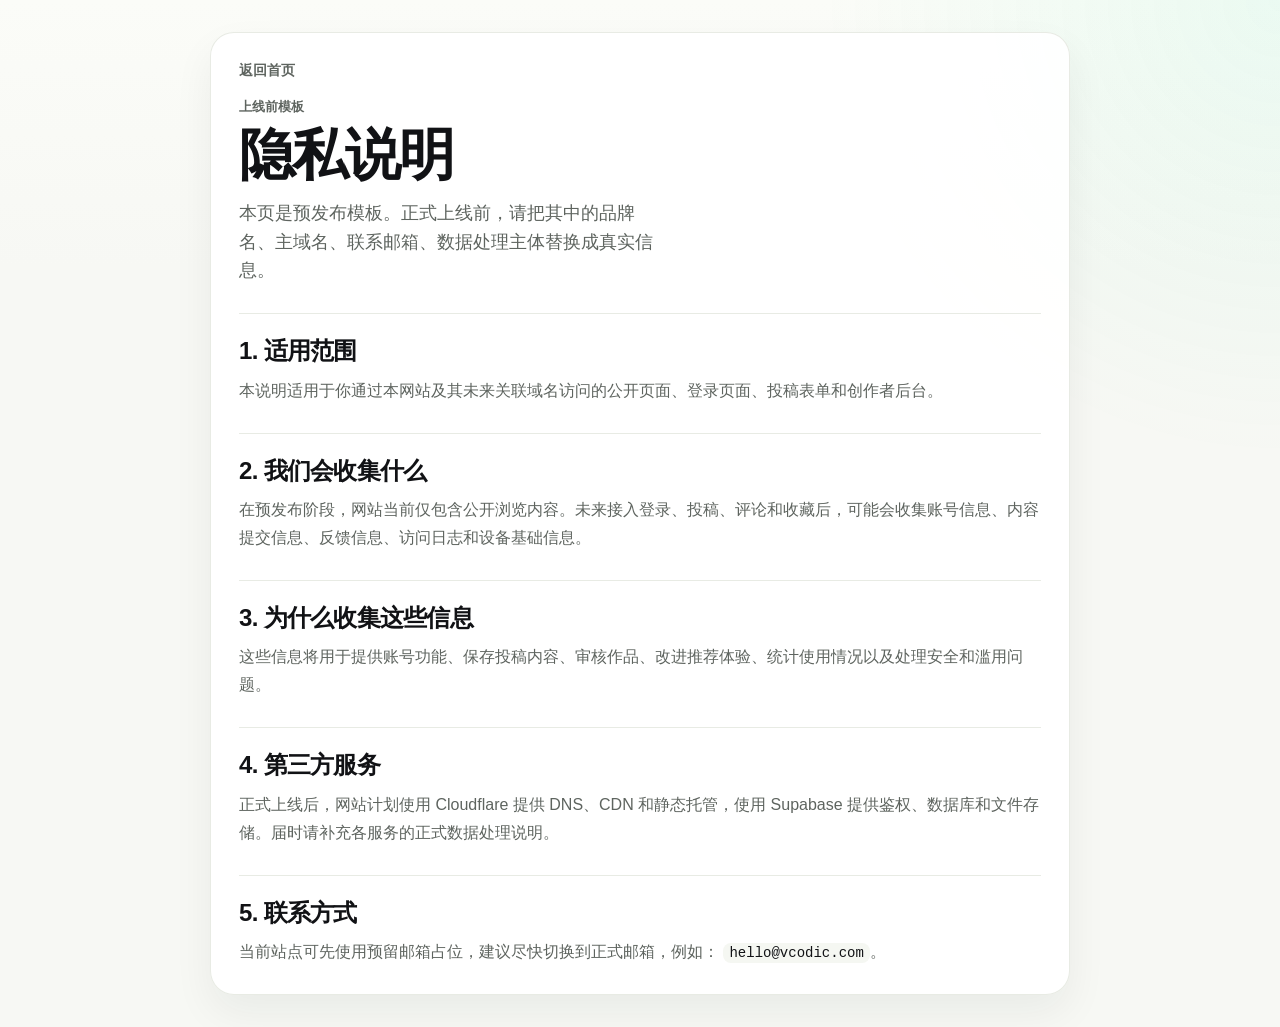
<file: privacy.html>
<!DOCTYPE html>
<html lang="zh-CN">
  <head>
    <meta charset="UTF-8" />
    <meta name="viewport" content="width=device-width, initial-scale=1.0" />
    <title>隐私说明 - VCodic</title>
    <meta
      name="description"
      content="VCodic 预发布版隐私说明。当前公开站点域名为 vcodic.com。"
    />
    <link rel="icon" href="./favicon.svg" type="image/svg+xml" />
    <link rel="manifest" href="./site.webmanifest" />
    <link rel="stylesheet" href="./styles.css" />
  </head>
  <body>
    <main class="policy-shell">
      <article class="policy-card">
        <a class="policy-back" href="./index.html">返回首页</a>
        <p class="policy-kicker">上线前模板</p>
        <h1>隐私说明</h1>
        <p class="policy-lead">
          本页是预发布模板。正式上线前，请把其中的品牌名、主域名、联系邮箱、数据处理主体替换成真实信息。
        </p>

        <section class="policy-section">
          <h2>1. 适用范围</h2>
          <p>
            本说明适用于你通过本网站及其未来关联域名访问的公开页面、登录页面、投稿表单和创作者后台。
          </p>
        </section>

        <section class="policy-section">
          <h2>2. 我们会收集什么</h2>
          <p>
            在预发布阶段，网站当前仅包含公开浏览内容。未来接入登录、投稿、评论和收藏后，可能会收集账号信息、内容提交信息、反馈信息、访问日志和设备基础信息。
          </p>
        </section>

        <section class="policy-section">
          <h2>3. 为什么收集这些信息</h2>
          <p>
            这些信息将用于提供账号功能、保存投稿内容、审核作品、改进推荐体验、统计使用情况以及处理安全和滥用问题。
          </p>
        </section>

        <section class="policy-section">
          <h2>4. 第三方服务</h2>
          <p>
            正式上线后，网站计划使用 Cloudflare 提供 DNS、CDN 和静态托管，使用 Supabase 提供鉴权、数据库和文件存储。届时请补充各服务的正式数据处理说明。
          </p>
        </section>

        <section class="policy-section">
          <h2>5. 联系方式</h2>
          <p>
            当前站点可先使用预留邮箱占位，建议尽快切换到正式邮箱，例如：
            <code>hello@vcodic.com</code>。
          </p>
        </section>
      </article>
    </main>
  </body>
</html>
</file>
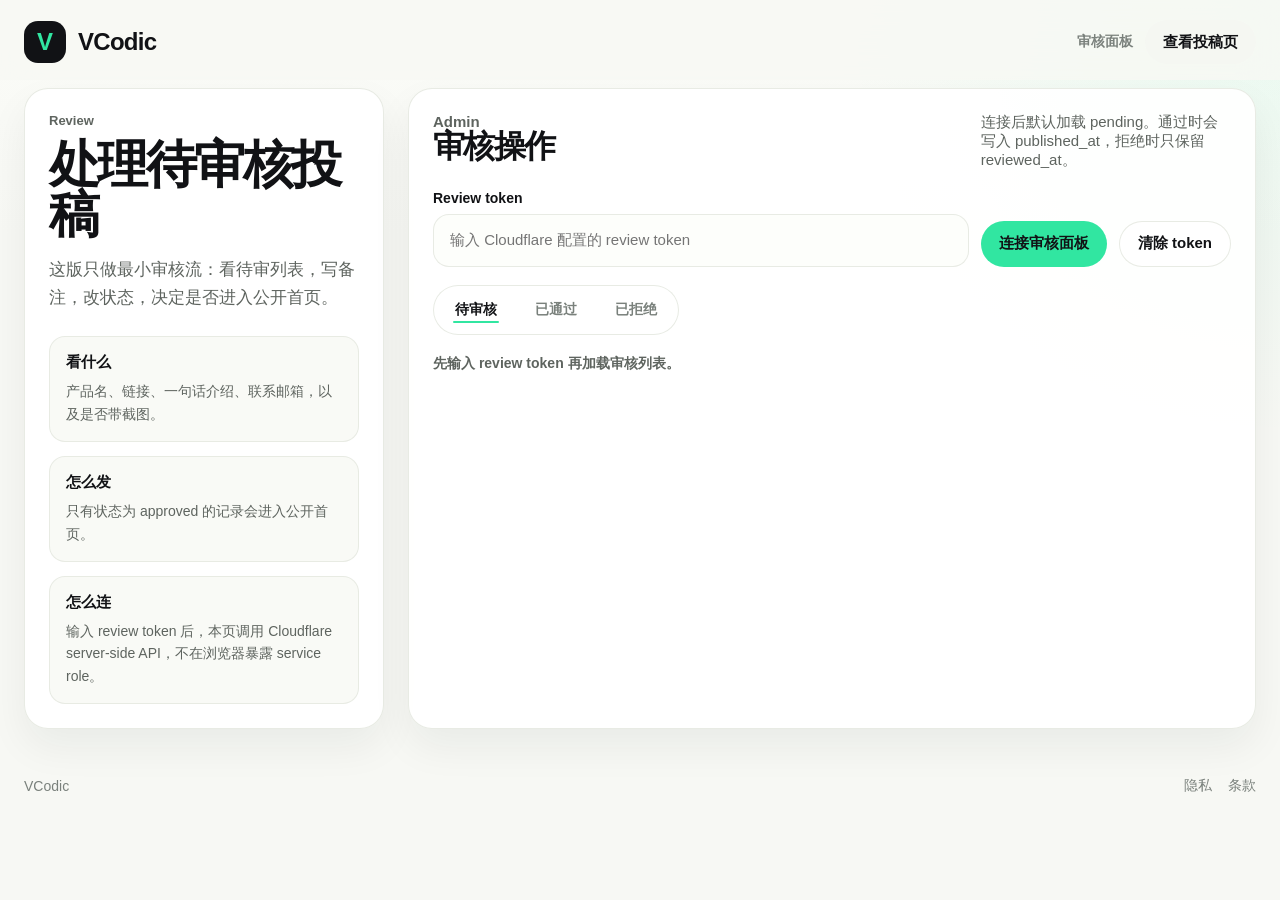
<file: review.html>
<!DOCTYPE html>
<html lang="zh-CN">
  <head>
    <meta charset="UTF-8" />
    <meta name="viewport" content="width=device-width, initial-scale=1.0" />
    <title>VCodic | 审核面板</title>
    <meta
      name="description"
      content="VCodic 最小审核面板，用于处理待审核 AI 产品投稿。"
    />
    <meta name="robots" content="noindex,nofollow" />
    <link rel="icon" href="./favicon.svg" type="image/svg+xml" />
    <link rel="manifest" href="./site.webmanifest" />
    <link rel="stylesheet" href="./styles.css" />
  </head>
  <body>
    <div class="page">
      <header class="topbar submit-topbar">
        <a class="brand brand-link" href="./index.html" aria-label="返回 VCodic 首页">
          <div class="brand-mark">V</div>
          <div class="brand-name">VCodic</div>
        </a>

        <div class="submit-topbar-meta">
          <span class="submit-topbar-label">审核面板</span>
          <a class="action-link action-link-subtle" href="./submit.html">查看投稿页</a>
        </div>
      </header>

      <main class="submit-shell review-shell">
        <section class="submit-panel submit-intro review-intro">
          <p class="hero-eyebrow">Review</p>
          <h1>处理待审核投稿</h1>
          <p class="submit-lead">
            这版只做最小审核流：看待审列表，写备注，改状态，决定是否进入公开首页。
          </p>

          <div class="submit-checklist" aria-label="审核须知">
            <article class="submit-checklist-item">
              <strong>看什么</strong>
              <p>产品名、链接、一句话介绍、联系邮箱，以及是否带截图。</p>
            </article>
            <article class="submit-checklist-item">
              <strong>怎么发</strong>
              <p>只有状态为 approved 的记录会进入公开首页。</p>
            </article>
            <article class="submit-checklist-item">
              <strong>怎么连</strong>
              <p>输入 review token 后，本页调用 Cloudflare server-side API，不在浏览器暴露 service role。</p>
            </article>
          </div>
        </section>

        <section class="submit-panel submit-form-panel review-panel">
          <div class="section-head section-head-submit">
            <div>
              <p class="hero-eyebrow">Admin</p>
              <h2>审核操作</h2>
            </div>
            <p class="submit-aside">
              连接后默认加载 pending。通过时会写入 published_at，拒绝时只保留 reviewed_at。
            </p>
          </div>

          <form id="review-auth-form" class="review-auth-form">
            <label class="form-field review-token-field">
              <span>Review token</span>
              <input
                id="review-token"
                name="review_token"
                type="password"
                autocomplete="off"
                placeholder="输入 Cloudflare 配置的 review token"
              />
            </label>
            <button class="action action-mint" type="submit">连接审核面板</button>
            <button id="review-disconnect" class="action action-ghost" type="button">清除 token</button>
          </form>

          <div id="review-status" class="submit-notice" hidden></div>

          <div class="hero-tabs review-tabs" aria-label="审核筛选">
            <button class="sort-pill active" data-review-status="pending">待审核</button>
            <button class="sort-pill" data-review-status="approved">已通过</button>
            <button class="sort-pill" data-review-status="rejected">已拒绝</button>
          </div>

          <div id="review-summary" class="review-summary">尚未连接审核接口。</div>
          <div id="review-list" class="review-list"></div>
        </section>
      </main>

      <footer class="site-footer">
        <p>VCodic</p>
        <nav class="footer-links" aria-label="页脚链接">
          <a href="./privacy.html">隐私</a>
          <a href="./terms.html">条款</a>
        </nav>
      </footer>
    </div>

    <script src="./review-panel.js"></script>
  </body>
</html>
</file>
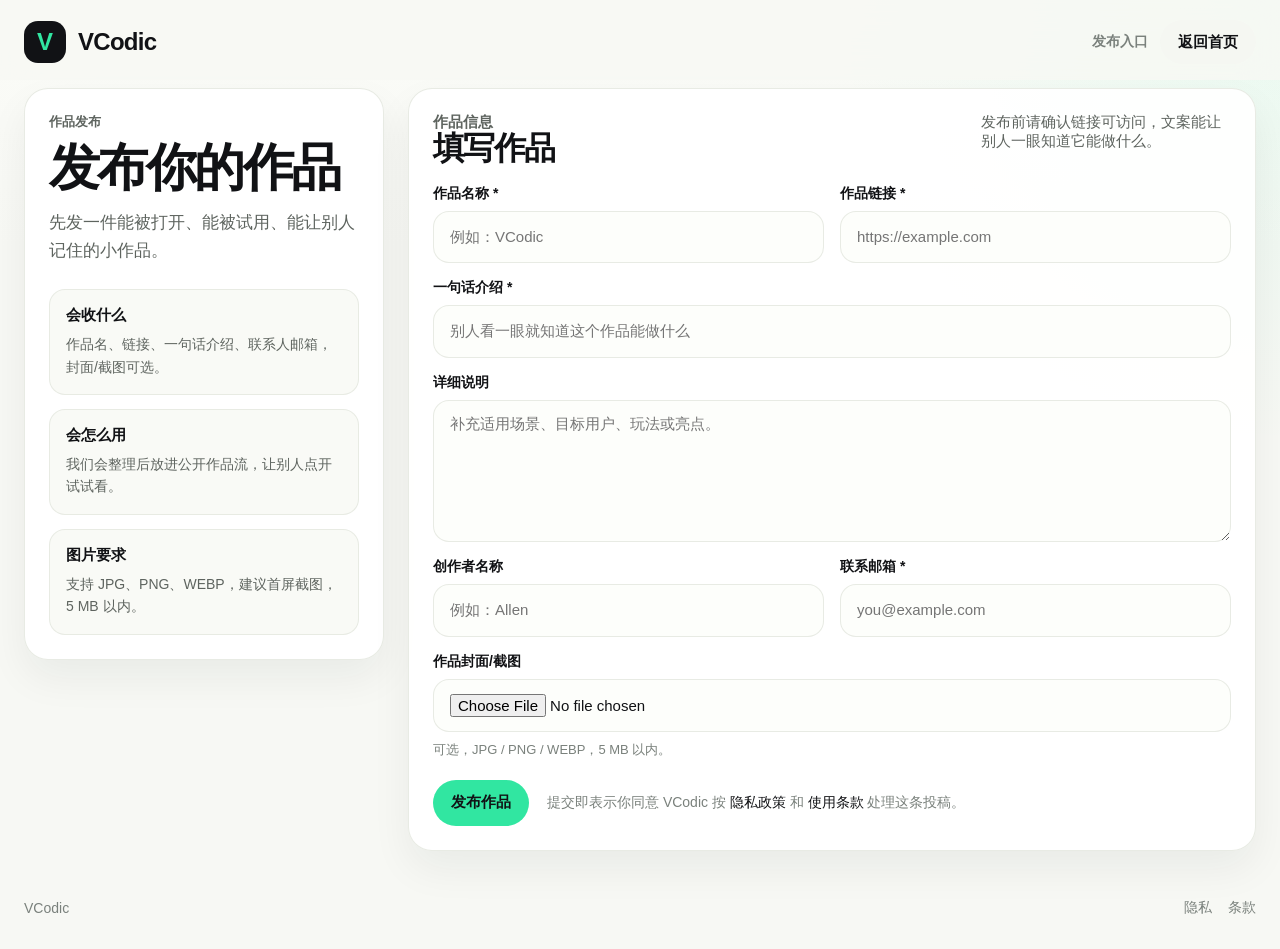
<file: submit.html>
<!DOCTYPE html>
<html lang="zh-CN">
  <head>
    <meta charset="UTF-8" />
    <meta name="viewport" content="width=device-width, initial-scale=1.0" />
    <title>VCodic | 发布作品</title>
    <meta
      name="description"
      content="向 VCodic 发布你用 AI 做出来的小作品，补充一句话介绍、链接和可选封面。"
    />
    <link rel="canonical" href="https://vcodic.com/submit" />
    <meta property="og:title" content="VCodic | 发布作品" />
    <meta
      property="og:description"
      content="把你用 AI 做出来的小作品发布到 VCodic，让别人点开试试看。"
    />
    <meta property="og:type" content="website" />
    <meta property="og:url" content="https://vcodic.com/submit" />
    <meta property="og:image" content="/social-card.svg" />
    <meta name="theme-color" content="#31e6a1" />
    <link rel="icon" href="./favicon.svg" type="image/svg+xml" />
    <link rel="manifest" href="./site.webmanifest" />
    <link rel="stylesheet" href="./styles.css" />
  </head>
  <body>
    <div class="page">
      <header class="topbar submit-topbar">
        <a class="brand brand-link" href="./index.html" aria-label="返回 VCodic 首页">
          <div class="brand-mark">V</div>
          <div class="brand-name">VCodic</div>
        </a>

        <div class="submit-topbar-meta">
          <span class="submit-topbar-label">发布入口</span>
          <a class="action-link action-link-subtle" href="./index.html">返回首页</a>
        </div>
      </header>

      <main class="submit-shell">
        <section class="submit-panel submit-intro">
          <p class="hero-eyebrow">作品发布</p>
          <h1>发布你的作品</h1>
          <p class="submit-lead">
            先发一件能被打开、能被试用、能让别人记住的小作品。
          </p>

          <div class="submit-checklist" aria-label="投稿须知">
            <article class="submit-checklist-item">
              <strong>会收什么</strong>
              <p>作品名、链接、一句话介绍、联系人邮箱，封面/截图可选。</p>
            </article>
            <article class="submit-checklist-item">
              <strong>会怎么用</strong>
              <p>我们会整理后放进公开作品流，让别人点开试试看。</p>
            </article>
            <article class="submit-checklist-item">
              <strong>图片要求</strong>
              <p>支持 JPG、PNG、WEBP，建议首屏截图，5 MB 以内。</p>
            </article>
          </div>
        </section>

        <section class="submit-panel submit-form-panel">
          <div class="section-head section-head-submit">
            <div>
              <p class="hero-eyebrow">作品信息</p>
              <h2>填写作品</h2>
            </div>
            <p class="submit-aside">
              发布前请确认链接可访问，文案能让别人一眼知道它能做什么。
            </p>
          </div>

          <div id="submit-config-notice" class="submit-notice submit-notice-warning" hidden></div>
          <div id="submit-status" class="submit-notice" hidden></div>

          <form id="submission-form" class="submission-form" novalidate>
            <div class="form-grid">
              <label class="form-field">
                <span>作品名称 *</span>
                <input
                  id="product-name"
                  name="product_name"
                  type="text"
                  maxlength="80"
                  placeholder="例如：VCodic"
                  required
                />
              </label>

              <label class="form-field">
                <span>作品链接 *</span>
                <input
                  id="product-url"
                  name="product_url"
                  type="url"
                  maxlength="200"
                  inputmode="url"
                  placeholder="https://example.com"
                  required
                />
              </label>

              <label class="form-field form-field-wide">
                <span>一句话介绍 *</span>
                <input
                  id="tagline"
                  name="tagline"
                  type="text"
                  maxlength="120"
                  placeholder="别人看一眼就知道这个作品能做什么"
                  required
                />
              </label>

              <label class="form-field form-field-wide">
                <span>详细说明</span>
                <textarea
                  id="description"
                  name="description"
                  rows="5"
                  maxlength="1200"
                  placeholder="补充适用场景、目标用户、玩法或亮点。"
                ></textarea>
              </label>

              <label class="form-field">
                <span>创作者名称</span>
                <input
                  id="creator-name"
                  name="creator_name"
                  type="text"
                  maxlength="40"
                  placeholder="例如：Allen"
                />
              </label>

              <label class="form-field">
                <span>联系邮箱 *</span>
                <input
                  id="contact-email"
                  name="contact_email"
                  type="email"
                  maxlength="120"
                  inputmode="email"
                  placeholder="you@example.com"
                  required
                />
              </label>

              <label class="form-field form-field-wide">
                <span>作品封面/截图</span>
                <input
                  id="screenshot"
                  name="screenshot"
                  type="file"
                  accept="image/jpeg,image/png,image/webp"
                />
                <small>可选，JPG / PNG / WEBP，5 MB 以内。</small>
              </label>
            </div>

            <div class="submit-actions">
              <button id="submit-button" class="action action-mint" type="submit">
                发布作品
              </button>
              <p class="submit-legal">
                提交即表示你同意 VCodic 按
                <a href="./privacy.html">隐私政策</a>
                和
                <a href="./terms.html">使用条款</a>
                处理这条投稿。
              </p>
            </div>
          </form>

          <section id="submit-success" class="submit-success" hidden aria-live="polite">
            <p class="hero-eyebrow">已发布</p>
            <h2>你的作品已收到</h2>
            <p>
              这条记录已经写入 VCodic。整理后会进入公开作品流。
            </p>
            <div class="not-found-actions">
              <a class="action-link" href="./submit.html">继续发布</a>
              <a class="action-link action-link-subtle" href="./index.html">返回首页</a>
            </div>
          </section>
        </section>
      </main>

      <footer class="site-footer">
        <p>VCodic</p>
        <nav class="footer-links" aria-label="页脚链接">
          <a href="./privacy.html">隐私</a>
          <a href="./terms.html">条款</a>
        </nav>
      </footer>
    </div>

    <script src="./site-config.js"></script>
    <script src="./submit.js"></script>
  </body>
</html>
</file>
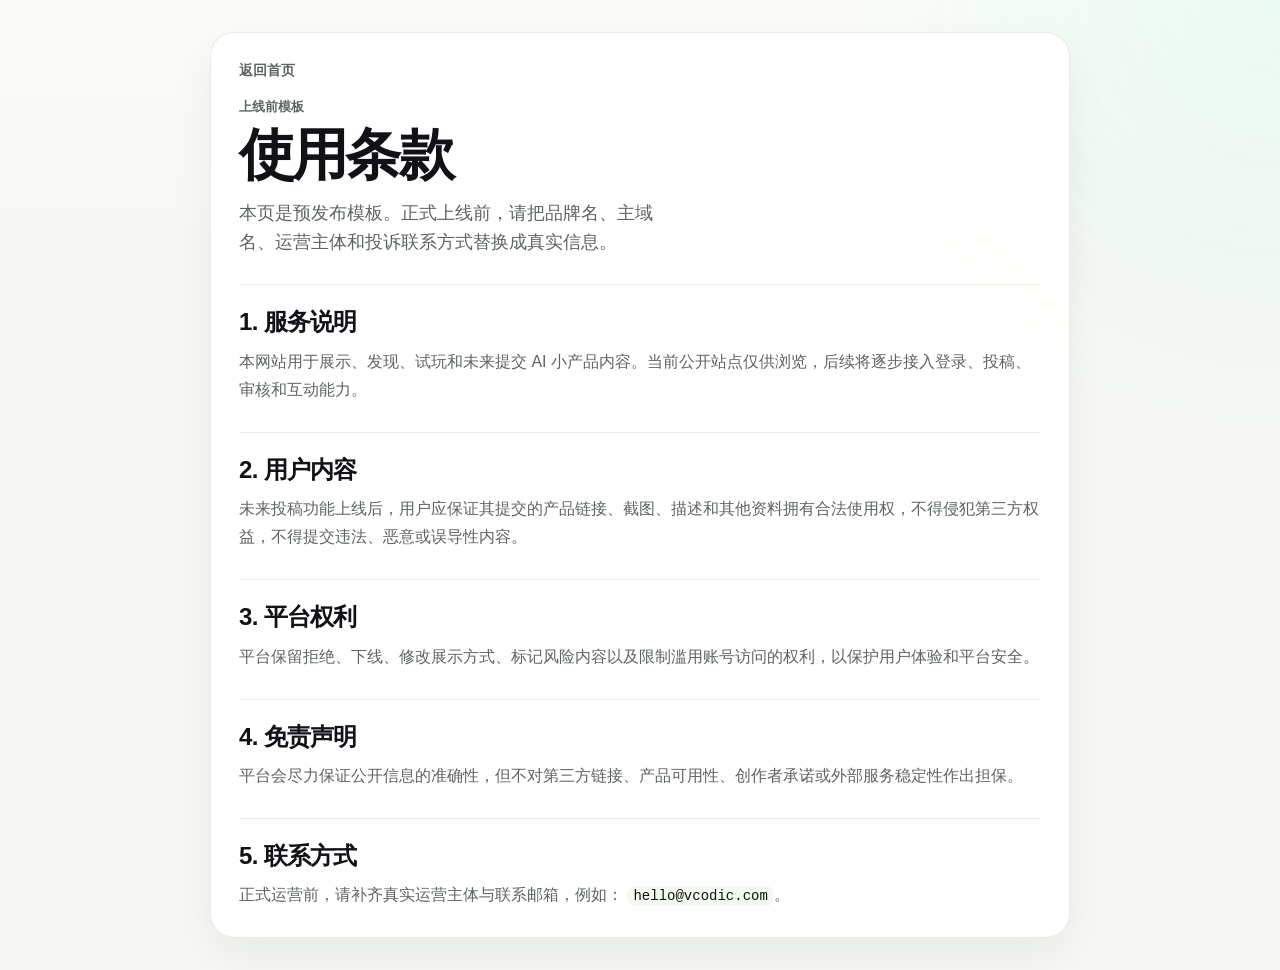
<file: terms.html>
<!DOCTYPE html>
<html lang="zh-CN">
  <head>
    <meta charset="UTF-8" />
    <meta name="viewport" content="width=device-width, initial-scale=1.0" />
    <title>使用条款 - VCodic</title>
    <meta
      name="description"
      content="VCodic 预发布版使用条款。当前公开站点域名为 vcodic.com。"
    />
    <link rel="icon" href="./favicon.svg" type="image/svg+xml" />
    <link rel="manifest" href="./site.webmanifest" />
    <link rel="stylesheet" href="./styles.css" />
  </head>
  <body>
    <main class="policy-shell">
      <article class="policy-card">
        <a class="policy-back" href="./index.html">返回首页</a>
        <p class="policy-kicker">上线前模板</p>
        <h1>使用条款</h1>
        <p class="policy-lead">
          本页是预发布模板。正式上线前，请把品牌名、主域名、运营主体和投诉联系方式替换成真实信息。
        </p>

        <section class="policy-section">
          <h2>1. 服务说明</h2>
          <p>
            本网站用于展示、发现、试玩和未来提交 AI 小产品内容。当前公开站点仅供浏览，后续将逐步接入登录、投稿、审核和互动能力。
          </p>
        </section>

        <section class="policy-section">
          <h2>2. 用户内容</h2>
          <p>
            未来投稿功能上线后，用户应保证其提交的产品链接、截图、描述和其他资料拥有合法使用权，不得侵犯第三方权益，不得提交违法、恶意或误导性内容。
          </p>
        </section>

        <section class="policy-section">
          <h2>3. 平台权利</h2>
          <p>
            平台保留拒绝、下线、修改展示方式、标记风险内容以及限制滥用账号访问的权利，以保护用户体验和平台安全。
          </p>
        </section>

        <section class="policy-section">
          <h2>4. 免责声明</h2>
          <p>
            平台会尽力保证公开信息的准确性，但不对第三方链接、产品可用性、创作者承诺或外部服务稳定性作出担保。
          </p>
        </section>

        <section class="policy-section">
          <h2>5. 联系方式</h2>
          <p>
            正式运营前，请补齐真实运营主体与联系邮箱，例如：
            <code>hello@vcodic.com</code>。
          </p>
        </section>
      </article>
    </main>
  </body>
</html>
</file>
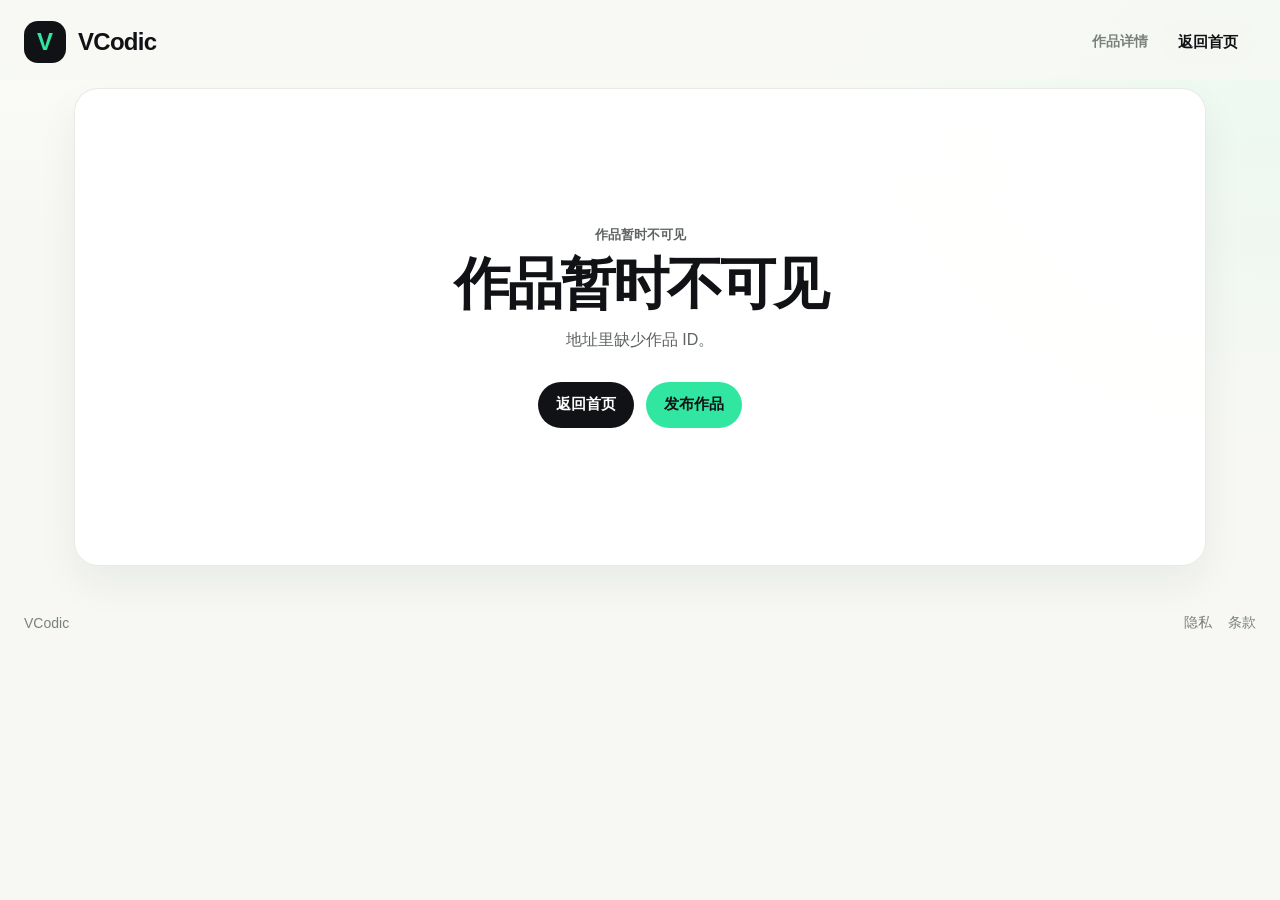
<file: work.html>
<!DOCTYPE html>
<html lang="zh-CN">
  <head>
    <meta charset="UTF-8" />
    <meta name="viewport" content="width=device-width, initial-scale=1.0" />
    <title>VCodic | 作品详情</title>
    <meta
      name="description"
      content="查看 VCodic 上的 vibe coding 小作品，打开链接直接试试看。"
    />
    <link rel="canonical" href="https://vcodic.com/work.html" />
    <meta property="og:title" content="VCodic | 作品详情" />
    <meta
      property="og:description"
      content="发现大家用 AI 做出来的小作品，打开就能试试看。"
    />
    <meta property="og:type" content="website" />
    <meta property="og:url" content="https://vcodic.com/work.html" />
    <meta property="og:image" content="/social-card.svg" />
    <meta name="twitter:card" content="summary_large_image" />
    <meta name="theme-color" content="#31e6a1" />
    <link rel="icon" href="./favicon.svg" type="image/svg+xml" />
    <link rel="manifest" href="./site.webmanifest" />
    <link rel="stylesheet" href="./styles.css" />
  </head>
  <body>
    <div class="page">
      <header class="topbar submit-topbar">
        <a class="brand brand-link" href="./index.html" aria-label="返回 VCodic 首页">
          <div class="brand-mark">V</div>
          <div class="brand-name">VCodic</div>
        </a>

        <div class="submit-topbar-meta">
          <span class="submit-topbar-label">作品详情</span>
          <a class="action-link action-link-subtle" href="./index.html">返回首页</a>
        </div>
      </header>

      <main class="work-shell">
        <section id="work-detail" class="work-detail-card" aria-live="polite">
          <div class="work-detail-loading">
            <div class="skeleton-cover skeleton-shimmer"></div>
            <div class="work-detail-copy">
              <div class="skeleton-line skeleton-line-short skeleton-shimmer"></div>
              <div class="skeleton-line skeleton-shimmer"></div>
              <div class="skeleton-line skeleton-line-mid skeleton-shimmer"></div>
            </div>
          </div>
        </section>
      </main>

      <footer class="site-footer">
        <p>VCodic</p>
        <nav class="footer-links" aria-label="页脚链接">
          <a href="./privacy.html">隐私</a>
          <a href="./terms.html">条款</a>
        </nav>
      </footer>
    </div>

    <script src="./site-config.js"></script>
    <script src="./work.js"></script>
  </body>
</html>
</file>
<file: styles.css>
:root {
  --mint: #31e6a1;
  --mint-hover: #1fd18e;
  --ink: #111215;
  --ink-soft: #5e645f;
  --ink-faint: #7a817c;
  --canvas: #f7f8f4;
  --surface: #ffffff;
  --mint-wash: #eafbf3;
  --hairline: #e7eae3;
  --shadow: 0 18px 40px rgba(25, 38, 31, 0.06);
  --shadow-hover: 0 22px 50px rgba(25, 38, 31, 0.09);
  --radius-lg: 24px;
  --radius-md: 16px;
  --radius-sm: 12px;
  --max-page: 1440px;
  --font-ui: "MiSans", "HarmonyOS Sans SC", "PingFang SC", "Noto Sans SC",
    "Helvetica Neue", sans-serif;
}

*,
*::before,
*::after {
  box-sizing: border-box;
}

html {
  scroll-behavior: smooth;
}

body {
  margin: 0;
  background:
    radial-gradient(circle at top right, rgba(49, 230, 161, 0.08), transparent 28%),
    linear-gradient(180deg, #fbfcf8 0%, var(--canvas) 26%, var(--canvas) 100%);
  color: var(--ink);
  font-family: var(--font-ui);
  text-rendering: optimizeLegibility;
}

button,
input {
  font: inherit;
}

button {
  border: 0;
  background: none;
  color: inherit;
  cursor: pointer;
}

input {
  border: 0;
  background: transparent;
  outline: 0;
  color: var(--ink);
}

.page {
  min-height: 100dvh;
}

.topbar {
  position: sticky;
  top: 0;
  z-index: 20;
  display: grid;
  grid-template-columns: 248px minmax(0, 1fr);
  align-items: center;
  gap: 24px;
  max-width: var(--max-page);
  margin: 0 auto;
  padding: 20px 24px 16px;
  background: rgba(247, 248, 244, 0.84);
  backdrop-filter: blur(18px);
}

.brand {
  display: inline-flex;
  align-items: center;
  gap: 12px;
  flex-shrink: 0;
  justify-self: start;
}

.brand-link {
  color: inherit;
  text-decoration: none;
}

.brand-mark {
  display: grid;
  place-items: center;
  width: 42px;
  height: 42px;
  border-radius: 14px;
  background: var(--ink);
  color: var(--mint);
  font-size: 24px;
  font-weight: 700;
}

.brand-name {
  font-size: 24px;
  font-weight: 700;
  letter-spacing: -0.03em;
}

.nav-pill,
.sort-pill {
  position: relative;
  padding: 10px 16px;
  border-radius: 999px;
  color: var(--ink-faint);
  font-size: 14px;
  font-weight: 600;
  transition:
    color 180ms ease,
    background-color 180ms ease,
    transform 180ms ease;
}

.nav-pill::after,
.sort-pill::after {
  content: "";
  position: absolute;
  right: 14px;
  bottom: 6px;
  left: 14px;
  height: 2px;
  border-radius: 999px;
  background: var(--mint);
  transform: scaleX(0);
  transform-origin: center;
  transition: transform 180ms ease;
}

.nav-pill.active,
.sort-pill.active {
  color: var(--ink);
  background: rgba(255, 255, 255, 0.82);
}

.nav-pill.active::after,
.sort-pill.active::after {
  transform: scaleX(1);
}

.search-shell {
  display: flex;
  align-items: center;
  gap: 10px;
  width: 100%;
  max-width: 420px;
  min-width: 0;
  justify-self: center;
  padding: 0 16px;
  height: 48px;
  border: 1px solid rgba(231, 234, 227, 0.95);
  border-radius: 999px;
  background: rgba(255, 255, 255, 0.75);
}

.search-label {
  order: 2;
  margin-left: auto;
  color: var(--ink-faint);
  font-size: 14px;
  font-weight: 600;
  white-space: nowrap;
}

.search-shell input {
  order: 1;
  flex: 1;
  width: 100%;
  min-width: 0;
  font-size: 15px;
}

.search-shell input::placeholder {
  color: #9da49e;
}

.layout {
  display: grid;
  grid-template-columns: 248px minmax(0, 1fr);
  gap: 24px;
  max-width: var(--max-page);
  margin: 0 auto;
  padding: 8px 24px 48px;
}

.sidebar {
  position: sticky;
  top: 96px;
  align-self: start;
}

.profile-card,
.hero,
.band-card,
.product-card,
.work-card,
.work-detail-card {
  border: 1px solid rgba(231, 234, 227, 0.95);
  border-radius: var(--radius-lg);
  background: rgba(255, 255, 255, 0.92);
  box-shadow: var(--shadow);
}

.profile-card {
  padding: 20px;
}

.profile-head {
  display: flex;
  align-items: center;
  gap: 14px;
  margin-bottom: 20px;
}

.avatar {
  display: grid;
  place-items: center;
  width: 54px;
  height: 54px;
  border-radius: 20px;
  background: linear-gradient(135deg, rgba(49, 230, 161, 0.95), #96f2c4);
  color: var(--ink);
  font-size: 26px;
  font-weight: 700;
}

.avatar-small {
  width: 44px;
  height: 44px;
  border-radius: 16px;
  font-size: 20px;
}

.profile-name {
  margin: 0;
  font-size: 22px;
  line-height: 1.05;
  letter-spacing: -0.04em;
}

.profile-role {
  margin: 6px 0 0;
  color: var(--ink-soft);
  font-size: 14px;
}

.profile-stats {
  display: grid;
  grid-template-columns: repeat(2, minmax(0, 1fr));
  gap: 10px;
  margin-bottom: 16px;
}

.stat-card {
  padding: 14px 12px;
  border-radius: var(--radius-md);
  background: #f9faf6;
  border: 1px solid rgba(231, 234, 227, 0.95);
}

.stat-card strong {
  display: block;
  font-size: 28px;
  line-height: 1;
  letter-spacing: -0.05em;
}

.stat-card span {
  display: inline-block;
  margin-top: 8px;
  color: var(--ink-soft);
  font-size: 13px;
}

.action {
  display: inline-flex;
  align-items: center;
  justify-content: center;
  min-height: 46px;
  padding: 0 18px;
  border-radius: 999px;
  font-size: 15px;
  font-weight: 700;
  text-decoration: none;
  transition:
    transform 180ms ease,
    background-color 180ms ease,
    box-shadow 180ms ease;
}

.action:active {
  transform: translateY(1px) scale(0.98);
}

.action:disabled {
  cursor: not-allowed;
  opacity: 0.6;
}

.action-disabled,
.action-disabled:hover {
  cursor: not-allowed;
  opacity: 0.62;
  transform: none;
}

.action-mint {
  background: var(--mint);
  color: var(--ink);
}

.action-mint:hover {
  background: var(--mint-hover);
}

.action-ink {
  background: var(--ink);
  color: #fff;
}

.action-ink:hover {
  background: #25282d;
}

.action-ghost {
  border: 1px solid rgba(231, 234, 227, 0.95);
  background: rgba(255, 255, 255, 0.72);
  color: var(--ink);
}

.action-ghost:hover {
  background: #f8faf6;
}

.action-block {
  width: 100%;
  margin-bottom: 16px;
}

.category-stack {
  display: grid;
  gap: 6px;
}

.category-item {
  display: flex;
  align-items: center;
  gap: 10px;
  width: 100%;
  min-height: 44px;
  padding: 0 14px;
  border-radius: 14px;
  color: var(--ink-soft);
  font-size: 15px;
  font-weight: 600;
  text-align: left;
  transition:
    background-color 180ms ease,
    color 180ms ease;
}

.category-item:hover {
  background: #f7faf5;
  color: var(--ink);
}

.category-item.active {
  background: #f7faf5;
  color: var(--ink);
}

.category-dot {
  width: 10px;
  height: 10px;
  border-radius: 999px;
  background: var(--mint);
  box-shadow: 0 0 0 6px rgba(49, 230, 161, 0.14);
}

.content {
  display: grid;
  gap: 24px;
}

.mobile-profile {
  display: none;
}

.mobile-profile-actions {
  display: flex;
  flex-wrap: wrap;
  gap: 10px;
}

.mobile-profile-actions .action-link {
  background: #f5f7f2;
  color: var(--ink);
}

.discovery-nav {
  display: grid;
  gap: 16px;
}

.feed-section {
  min-width: 0;
}

.site-footer {
  display: flex;
  align-items: center;
  justify-content: space-between;
  gap: 16px;
  max-width: var(--max-page);
  margin: 0 auto;
  padding: 0 24px 32px;
  color: var(--ink-faint);
  font-size: 14px;
}

.site-footer p {
  margin: 0;
}

.footer-links {
  display: inline-flex;
  gap: 16px;
}

.footer-links a,
.policy-back,
.action-link {
  color: inherit;
  text-decoration: none;
}

.footer-links a:hover,
.policy-back:hover,
.action-link:hover {
  color: var(--ink);
}

.hero {
  position: relative;
  overflow: hidden;
  padding: 28px;
  background:
    linear-gradient(180deg, rgba(234, 251, 243, 0.86) 0%, rgba(255, 255, 255, 0.92) 46%),
    var(--surface);
}

.hero::before {
  content: "";
  position: absolute;
  inset: 0 0 auto;
  height: 124px;
  background: linear-gradient(90deg, rgba(49, 230, 161, 0.12), rgba(49, 230, 161, 0));
  pointer-events: none;
}

.hero-copy {
  position: relative;
  z-index: 1;
  max-width: 760px;
}

.hero-eyebrow {
  margin: 0 0 12px;
  color: var(--ink-soft);
  font-size: 13px;
  font-weight: 700;
}

.hero h1 {
  margin: 0;
  max-width: 16ch;
  font-size: clamp(44px, 5vw, 64px);
  line-height: 0.95;
  letter-spacing: -0.06em;
}

.hero-subtitle {
  max-width: 26ch;
  margin: 14px 0 0;
  color: var(--ink-soft);
  font-size: clamp(17px, 2vw, 20px);
  line-height: 1.45;
}

.hero-tabs {
  position: relative;
  z-index: 1;
  display: inline-flex;
  gap: 6px;
  padding: 5px;
  margin-top: 26px;
  border-radius: 999px;
  border: 1px solid rgba(231, 234, 227, 0.95);
  background: rgba(255, 255, 255, 0.82);
}

.featured-card {
  position: relative;
  z-index: 1;
  display: grid;
  grid-template-columns: minmax(0, 1.15fr) minmax(360px, 0.85fr);
  gap: 24px;
  margin-top: 24px;
  padding: 18px;
  border: 1px solid rgba(231, 234, 227, 0.95);
  border-radius: calc(var(--radius-lg) - 2px);
  background: rgba(255, 255, 255, 0.9);
}

.preview {
  position: relative;
  min-height: 280px;
  border-radius: 20px;
  overflow: hidden;
  border: 1px solid rgba(17, 18, 21, 0.05);
}

.preview-has-image {
  background: #eef2eb;
}

.preview-image {
  display: block;
  width: 100%;
  height: 100%;
  object-fit: cover;
  object-position: center top;
}

.preview-image-compact {
  object-position: center center;
}

.preview-window {
  position: absolute;
  top: 18px;
  left: 18px;
  display: inline-flex;
  gap: 6px;
}

.preview-window span {
  width: 10px;
  height: 10px;
  border-radius: 999px;
  background: rgba(255, 255, 255, 0.45);
}

.preview-panel,
.preview-band {
  position: absolute;
  left: 30px;
  right: 30px;
  border-radius: 18px;
  background: rgba(255, 255, 255, 0.16);
  backdrop-filter: blur(4px);
}

.preview-panel {
  top: 70px;
  height: 128px;
}

.preview-band {
  bottom: 28px;
  height: 46px;
}

.preview-astria {
  background:
    radial-gradient(circle at 70% 70%, rgba(49, 230, 161, 0.45), transparent 32%),
    linear-gradient(135deg, #10281f 0%, #163d30 50%, #10261f 100%);
}

.preview-chatdoc {
  background:
    radial-gradient(circle at 20% 20%, rgba(49, 230, 161, 0.22), transparent 28%),
    linear-gradient(135deg, #f0f8f3 0%, #dff1e8 100%);
}

.preview-runway {
  background:
    radial-gradient(circle at 70% 24%, rgba(49, 230, 161, 0.18), transparent 25%),
    linear-gradient(135deg, #0f1114 0%, #1c2328 100%);
}

.preview-recraft {
  background:
    radial-gradient(circle at 25% 75%, rgba(49, 230, 161, 0.2), transparent 25%),
    linear-gradient(135deg, #ecfaf3 0%, #e2fff1 100%);
}

.preview-resume {
  background:
    radial-gradient(circle at 80% 20%, rgba(49, 230, 161, 0.16), transparent 26%),
    linear-gradient(135deg, #fbfbf7 0%, #f3f4ee 100%);
}

.preview-story {
  background:
    radial-gradient(circle at 25% 25%, rgba(49, 230, 161, 0.18), transparent 28%),
    linear-gradient(135deg, #fff7df 0%, #fff1b7 100%);
}

.featured-body {
  display: flex;
  flex-direction: column;
  justify-content: center;
}

.featured-kicker {
  display: inline-flex;
  align-items: center;
  width: fit-content;
  min-height: 30px;
  padding: 0 12px;
  border-radius: 999px;
  background: var(--mint-wash);
  color: #0b7b56;
  font-size: 13px;
  font-weight: 700;
}

.featured-body h2 {
  margin: 18px 0 10px;
  font-size: clamp(28px, 3vw, 44px);
  line-height: 1.02;
  letter-spacing: -0.05em;
}

.featured-body p {
  max-width: 24ch;
  margin: 0;
  color: var(--ink-soft);
  font-size: 17px;
  line-height: 1.55;
}

.featured-meta {
  display: flex;
  flex-wrap: wrap;
  gap: 10px 16px;
  margin-top: 18px;
  color: var(--ink-faint);
  font-size: 14px;
}

.featured-meta span:first-child {
  color: var(--ink);
  font-weight: 700;
}

.featured-actions {
  margin-top: 22px;
}

.section-head {
  display: flex;
  align-items: flex-end;
  justify-content: space-between;
  gap: 16px;
  margin-bottom: 18px;
}

.section-head h2 {
  margin: 0;
  font-size: 32px;
  line-height: 1.02;
  letter-spacing: -0.05em;
}

.section-head p {
  margin: 0;
  color: var(--ink-soft);
  font-size: 15px;
}

.section-head-tight {
  margin-bottom: 16px;
}

.band-grid {
  display: grid;
  grid-template-columns: repeat(2, minmax(0, 1fr));
  gap: 24px;
}

.band-card {
  padding: 24px;
}

.product-grid {
  display: grid;
  grid-template-columns: repeat(2, minmax(0, 1fr));
  gap: 18px;
}

.product-card {
  padding: 16px;
  transition:
    transform 180ms ease,
    box-shadow 180ms ease;
}

.product-card:hover,
.work-card:hover,
.band-card:hover,
.profile-card:hover,
.featured-card:hover {
  transform: translateY(-2px);
  box-shadow: var(--shadow-hover);
}

.empty-state {
  display: grid;
  place-items: center;
  min-height: 240px;
  padding: 28px;
  border: 1px dashed rgba(49, 230, 161, 0.42);
  border-radius: var(--radius-lg);
  background:
    linear-gradient(180deg, rgba(234, 251, 243, 0.65), rgba(255, 255, 255, 0.9)),
    var(--surface);
  text-align: center;
}

.empty-state strong {
  display: block;
  margin-bottom: 10px;
  font-size: 24px;
  letter-spacing: -0.04em;
}

.empty-state p {
  max-width: 26ch;
  margin: 0 auto;
  color: var(--ink-soft);
  font-size: 15px;
  line-height: 1.6;
}

.empty-state .action {
  margin-top: 18px;
}

.works-feed {
  display: grid;
  grid-template-columns: repeat(4, minmax(0, 1fr));
  align-items: start;
  gap: 18px;
}

.work-card {
  display: block;
  width: 100%;
  margin: 0;
  overflow: hidden;
  color: inherit;
  text-decoration: none;
  transition:
    transform 180ms ease,
    box-shadow 180ms ease,
    border-color 180ms ease;
}

.work-card:hover {
  border-color: rgba(49, 230, 161, 0.42);
}

.work-card-preview {
  height: 236px;
  min-height: 0;
  border-radius: calc(var(--radius-lg) - 2px) calc(var(--radius-lg) - 2px) 0 0;
  border: 0;
}

.work-card:nth-child(4n + 1) .work-card-preview {
  height: 288px;
}

.work-card:nth-child(4n + 2) .work-card-preview {
  height: 220px;
}

.work-card:nth-child(4n + 3) .work-card-preview {
  height: 260px;
}

.work-card-title-overlay {
  position: absolute;
  right: 0;
  bottom: 0;
  left: 0;
  display: flex;
  align-items: flex-end;
  min-height: 46%;
  padding: 54px 14px 14px;
  background: linear-gradient(180deg, rgba(17, 18, 21, 0), rgba(17, 18, 21, 0.7));
  pointer-events: none;
}

.work-card-body {
  padding: 12px 14px 14px;
}

.work-card-badge {
  display: inline-flex;
  align-items: center;
  justify-content: center;
  min-height: 26px;
  padding: 0 9px;
  border-radius: 999px;
  background: var(--mint-wash);
  color: #0b7b56;
  font-size: 12px;
  font-weight: 700;
  white-space: nowrap;
}

.work-card-title-overlay h3 {
  margin: 0;
  color: #ffffff;
  font-size: 21px;
  line-height: 1.12;
  letter-spacing: -0.04em;
  text-shadow: 0 1px 14px rgba(0, 0, 0, 0.42);
}

.work-card-meta {
  display: flex;
  align-items: center;
  justify-content: space-between;
  gap: 12px;
  min-width: 0;
}

.creator-avatar {
  display: grid;
  place-items: center;
  width: 28px;
  height: 28px;
  border-radius: 999px;
  flex-shrink: 0;
  background: linear-gradient(135deg, rgba(49, 230, 161, 0.95), rgba(204, 255, 225, 1));
  color: var(--ink);
  font-size: 13px;
  font-weight: 800;
}

.work-card-skeleton {
  pointer-events: none;
}

.skeleton-cover,
.skeleton-line {
  border-radius: var(--radius-md);
  background: linear-gradient(90deg, #eff2ec 0%, #f7f9f4 48%, #eff2ec 100%);
  background-size: 220% 100%;
}

.skeleton-cover {
  height: 240px;
}

.skeleton-cover-1 {
  height: 288px;
}

.skeleton-cover-2 {
  height: 220px;
}

.skeleton-cover-3 {
  height: 260px;
}

.skeleton-line {
  display: block;
  height: 14px;
}

.skeleton-line-short {
  width: 36%;
}

.skeleton-line-mid {
  width: 68%;
}

.skeleton-avatar {
  display: block;
  width: 28px;
  height: 28px;
  border-radius: 999px;
  flex-shrink: 0;
  background: linear-gradient(90deg, #eff2ec 0%, #f7f9f4 48%, #eff2ec 100%);
  background-size: 220% 100%;
}

.skeleton-badge {
  display: block;
  width: 48px;
  height: 26px;
  border-radius: 999px;
  flex-shrink: 0;
  background: linear-gradient(90deg, #eff2ec 0%, #f7f9f4 48%, #eff2ec 100%);
  background-size: 220% 100%;
}

.skeleton-shimmer {
  animation: shimmer 1.2s ease-in-out infinite;
}

@keyframes shimmer {
  0% {
    background-position: 100% 0;
  }

  100% {
    background-position: -100% 0;
  }
}

.product-card .preview {
  min-height: 190px;
}

.product-card-preview {
  min-height: 190px;
}

.product-card-body {
  padding: 14px 6px 2px;
}

.product-card-actions {
  margin-top: 14px;
}

.product-card h3 {
  margin: 0;
  font-size: 24px;
  line-height: 1.06;
  letter-spacing: -0.04em;
}

.product-card p {
  margin: 10px 0 0;
  color: var(--ink-soft);
  font-size: 15px;
  line-height: 1.55;
}

.product-meta {
  display: flex;
  align-items: center;
  justify-content: space-between;
  gap: 12px;
  margin-top: 18px;
}

.creator-chip {
  display: inline-flex;
  align-items: center;
  gap: 10px;
  min-width: 0;
}

.creator-dot {
  width: 18px;
  height: 18px;
  border-radius: 999px;
  background: linear-gradient(135deg, rgba(49, 230, 161, 1), rgba(167, 244, 201, 1));
  flex-shrink: 0;
}

.creator-chip span {
  overflow: hidden;
  color: var(--ink);
  font-size: 14px;
  font-weight: 600;
  text-overflow: ellipsis;
  white-space: nowrap;
}

.product-stats {
  color: var(--ink-faint);
  font-size: 13px;
  white-space: nowrap;
}

.mini-list,
.maker-list {
  display: grid;
  gap: 12px;
}

.mini-item,
.maker-item {
  display: flex;
  align-items: center;
  justify-content: space-between;
  gap: 14px;
  padding: 14px;
  border: 1px solid rgba(231, 234, 227, 0.95);
  border-radius: var(--radius-md);
  background: #fafbf8;
}

.mini-item-main,
.maker-item-main {
  display: flex;
  align-items: center;
  gap: 12px;
  min-width: 0;
}

.mini-preview {
  width: 52px;
  height: 52px;
  border-radius: 16px;
  flex-shrink: 0;
  border: 1px solid rgba(17, 18, 21, 0.05);
  min-height: 52px;
}

.mini-item h3,
.maker-item h3 {
  margin: 0;
  font-size: 18px;
  line-height: 1.1;
  letter-spacing: -0.03em;
}

.mini-item p,
.maker-item p {
  margin: 6px 0 0;
  color: var(--ink-soft);
  font-size: 14px;
}

.mini-item-empty,
.maker-item-empty {
  justify-content: flex-start;
}

.mini-item-empty p,
.maker-item-empty p {
  margin: 0;
}

.maker-avatar {
  width: 46px;
  height: 46px;
  border-radius: 16px;
  flex-shrink: 0;
  background: linear-gradient(135deg, rgba(49, 230, 161, 0.95), rgba(204, 255, 225, 1));
}

.follow-button {
  display: inline-flex;
  align-items: center;
  justify-content: center;
  min-width: 74px;
  min-height: 40px;
  padding: 0 14px;
  border: 1px solid rgba(49, 230, 161, 0.7);
  border-radius: 999px;
  color: #0e7d58;
  font-size: 14px;
  font-weight: 700;
  background: rgba(49, 230, 161, 0.06);
}

.reveal {
  opacity: 0;
  transform: translateY(14px);
  animation: rise 480ms ease forwards;
}

.reveal:nth-child(2) {
  animation-delay: 60ms;
}

.reveal:nth-child(3) {
  animation-delay: 120ms;
}

@keyframes rise {
  to {
    opacity: 1;
    transform: translateY(0);
  }
}

.policy-shell {
  min-height: 100dvh;
  display: grid;
  place-items: center;
  padding: 32px 16px;
  background:
    radial-gradient(circle at top right, rgba(49, 230, 161, 0.08), transparent 28%),
    linear-gradient(180deg, #fbfcf8 0%, var(--canvas) 26%, var(--canvas) 100%);
}

.policy-card {
  width: min(860px, 100%);
  padding: 28px;
  border: 1px solid rgba(231, 234, 227, 0.95);
  border-radius: var(--radius-lg);
  background: rgba(255, 255, 255, 0.92);
  box-shadow: var(--shadow);
}

.policy-back {
  display: inline-flex;
  margin-bottom: 18px;
  color: var(--ink-soft);
  font-size: 14px;
  font-weight: 600;
}

.policy-kicker {
  margin: 0 0 12px;
  color: var(--ink-soft);
  font-size: 13px;
  font-weight: 700;
}

.policy-card h1 {
  margin: 0;
  font-size: clamp(34px, 5vw, 56px);
  line-height: 0.98;
  letter-spacing: -0.05em;
}

.policy-lead {
  max-width: 42ch;
  margin: 16px 0 0;
  color: var(--ink-soft);
  font-size: 18px;
  line-height: 1.6;
}

.policy-section {
  margin-top: 28px;
  padding-top: 24px;
  border-top: 1px solid rgba(231, 234, 227, 0.95);
}

.policy-section h2 {
  margin: 0 0 12px;
  font-size: 24px;
  line-height: 1.1;
  letter-spacing: -0.03em;
}

.policy-section p {
  margin: 0;
  color: var(--ink-soft);
  font-size: 16px;
  line-height: 1.75;
}

.policy-section code {
  padding: 2px 6px;
  border-radius: 8px;
  background: #f5f7f2;
  color: var(--ink);
  font-family: "SFMono-Regular", "Menlo", "Monaco", monospace;
  font-size: 14px;
}

.not-found-card {
  max-width: 720px;
}

.not-found-actions {
  display: inline-flex;
  flex-wrap: wrap;
  gap: 12px;
  margin-top: 28px;
}

.work-shell {
  max-width: 1180px;
  margin: 0 auto;
  padding: 8px 24px 48px;
}

.work-detail-card {
  display: block;
  overflow: hidden;
  padding: 18px;
}

.work-detail-loading {
  display: grid;
  grid-template-columns: minmax(0, 1.08fr) minmax(320px, 0.92fr);
  gap: 28px;
  min-height: 540px;
}

.work-hero-panel {
  display: grid;
  grid-template-columns: minmax(0, 1.08fr) minmax(320px, 0.92fr);
  gap: 28px;
  min-height: 560px;
}

.work-detail-preview {
  min-height: 520px;
  border-radius: calc(var(--radius-lg) - 4px);
}

.work-detail-copy {
  display: flex;
  flex-direction: column;
  justify-content: center;
  min-width: 0;
  padding: 22px 12px;
}

.work-detail-copy h1 {
  margin: 0;
  font-size: clamp(42px, 5vw, 68px);
  line-height: 0.96;
  letter-spacing: -0.06em;
}

.work-detail-tagline {
  max-width: 34ch;
  margin: 16px 0 0;
  color: var(--ink-soft);
  font-size: 19px;
  line-height: 1.55;
}

.work-detail-meta {
  display: flex;
  flex-wrap: wrap;
  align-items: center;
  gap: 12px 16px;
  margin-top: 22px;
  color: var(--ink-muted);
  font-size: 14px;
  font-weight: 700;
}

.work-detail-creator {
  display: inline-flex;
  align-items: center;
  gap: 10px;
  width: fit-content;
  color: var(--ink);
  font-size: 15px;
  font-weight: 700;
}

.work-story-panel,
.work-feedback-panel,
.work-related-panel {
  margin-top: 18px;
  padding: 24px;
  border: 1px solid rgba(231, 234, 227, 0.9);
  border-radius: calc(var(--radius-lg) - 2px);
  background: rgba(255, 255, 255, 0.62);
}

.work-detail-description {
  max-width: 760px;
}

.work-detail-description h2 {
  margin: 0 0 10px;
  font-size: 22px;
  line-height: 1.16;
  letter-spacing: -0.03em;
}

.work-detail-description p {
  margin: 0;
  color: var(--ink-soft);
  font-size: 16px;
  line-height: 1.75;
  white-space: pre-wrap;
}

.work-detail-actions {
  display: flex;
  flex-wrap: wrap;
  align-items: center;
  gap: 12px;
  margin-top: 28px;
}

.work-feedback-panel {
  display: grid;
  grid-template-columns: minmax(0, 0.95fr) minmax(320px, 1.05fr);
  align-items: start;
  gap: 22px;
}

.work-feedback-panel h2,
.work-related-panel h2 {
  margin: 0;
  font-size: clamp(26px, 3vw, 38px);
  line-height: 1.05;
  letter-spacing: -0.05em;
}

.work-feedback-panel p:not(.hero-eyebrow),
.work-related-empty {
  margin: 12px 0 0;
  color: var(--ink-soft);
  font-size: 15px;
  line-height: 1.7;
}

.work-feedback-chips {
  display: flex;
  flex-wrap: wrap;
  gap: 10px;
}

.work-feedback-chips span {
  display: inline-flex;
  align-items: center;
  min-height: 38px;
  padding: 0 14px;
  border: 1px solid rgba(18, 19, 22, 0.1);
  border-radius: 999px;
  background: rgba(247, 250, 246, 0.88);
  color: var(--ink);
  font-size: 14px;
  font-weight: 800;
  white-space: nowrap;
}

.work-related-grid {
  display: grid;
  grid-template-columns: repeat(4, minmax(0, 1fr));
  gap: 14px;
  margin-top: 18px;
}

.work-related-card {
  display: block;
  min-width: 0;
  overflow: hidden;
  color: inherit;
  text-decoration: none;
}

.work-related-preview {
  height: 156px;
  min-height: 0;
  border-radius: calc(var(--radius-md) + 2px);
}

.work-related-card h3 {
  margin: 12px 0 0;
  font-size: 17px;
  line-height: 1.2;
  letter-spacing: -0.03em;
}

.work-related-card p {
  display: -webkit-box;
  margin: 6px 0 0;
  overflow: hidden;
  color: var(--ink-soft);
  font-size: 13px;
  line-height: 1.45;
  -webkit-box-orient: vertical;
  -webkit-line-clamp: 2;
}

.work-not-found {
  display: grid;
  place-items: start center;
  align-content: center;
  min-height: 440px;
  padding: 36px 18px;
  text-align: center;
}

.work-not-found h1 {
  margin: 0;
  font-size: clamp(36px, 5vw, 56px);
  line-height: 1;
  letter-spacing: -0.05em;
}

.work-not-found p:not(.hero-eyebrow) {
  max-width: 30ch;
  margin: 14px 0 0;
  color: var(--ink-soft);
  font-size: 16px;
  line-height: 1.7;
}

.action-link {
  display: inline-flex;
  align-items: center;
  justify-content: center;
  min-height: 44px;
  padding: 0 18px;
  border-radius: 999px;
  background: var(--ink);
  color: #fff;
  font-size: 15px;
  font-weight: 700;
}

.action-link-subtle {
  background: #f5f7f2;
  color: var(--ink);
}

.submit-topbar {
  grid-template-columns: minmax(0, 1fr) auto;
}

.submit-topbar-meta {
  display: inline-flex;
  align-items: center;
  gap: 12px;
}

.submit-topbar-label {
  color: var(--ink-faint);
  font-size: 14px;
  font-weight: 600;
}

.submit-shell {
  display: grid;
  grid-template-columns: minmax(280px, 360px) minmax(0, 1fr);
  gap: 24px;
  max-width: var(--max-page);
  margin: 0 auto;
  padding: 8px 24px 48px;
}

.submit-panel {
  border: 1px solid rgba(231, 234, 227, 0.95);
  border-radius: var(--radius-lg);
  background: rgba(255, 255, 255, 0.92);
  box-shadow: var(--shadow);
}

.submit-intro {
  align-self: start;
  padding: 24px;
}

.submit-intro h1 {
  margin: 0;
  font-size: clamp(34px, 4vw, 52px);
  line-height: 0.98;
  letter-spacing: -0.05em;
}

.submit-lead {
  margin: 16px 0 0;
  color: var(--ink-soft);
  font-size: 17px;
  line-height: 1.65;
}

.submit-checklist {
  display: grid;
  gap: 14px;
  margin-top: 24px;
}

.submit-checklist-item {
  padding: 16px;
  border: 1px solid rgba(231, 234, 227, 0.95);
  border-radius: var(--radius-md);
  background: #f9faf6;
}

.submit-checklist-item strong {
  display: block;
  font-size: 15px;
}

.submit-checklist-item p {
  margin: 8px 0 0;
  color: var(--ink-soft);
  font-size: 14px;
  line-height: 1.6;
}

.submit-form-panel {
  padding: 24px;
}

.section-head-submit {
  align-items: flex-start;
  margin-bottom: 20px;
}

.section-head-submit h2 {
  font-size: 32px;
}

.submit-aside {
  max-width: 30ch;
}

.submit-notice {
  margin-bottom: 16px;
  padding: 14px 16px;
  border-radius: var(--radius-md);
  border: 1px solid rgba(231, 234, 227, 0.95);
  background: #f9faf6;
  color: var(--ink-soft);
  font-size: 14px;
  line-height: 1.6;
}

.submit-notice-error {
  border-color: rgba(212, 72, 72, 0.18);
  background: rgba(255, 235, 235, 0.88);
  color: #8f3131;
}

.submit-notice-warning {
  border-color: rgba(173, 138, 27, 0.18);
  background: rgba(255, 247, 223, 0.92);
  color: #8b6a17;
}

.submission-form {
  display: grid;
  gap: 20px;
}

.form-grid {
  display: grid;
  grid-template-columns: repeat(2, minmax(0, 1fr));
  gap: 16px;
}

.form-field {
  display: grid;
  gap: 8px;
}

.form-field-wide {
  grid-column: 1 / -1;
}

.form-field span {
  font-size: 14px;
  font-weight: 700;
}

.form-field input,
.form-field textarea {
  width: 100%;
  border: 1px solid rgba(231, 234, 227, 0.95);
  border-radius: var(--radius-md);
  background: #fdfefb;
  color: var(--ink);
  padding: 14px 16px;
  font-size: 15px;
  line-height: 1.5;
  outline: 0;
  transition:
    border-color 180ms ease,
    box-shadow 180ms ease,
    background-color 180ms ease;
}

.form-field textarea {
  resize: vertical;
  min-height: 132px;
}

.form-field input:focus,
.form-field textarea:focus {
  border-color: rgba(49, 230, 161, 0.72);
  box-shadow: 0 0 0 4px rgba(49, 230, 161, 0.12);
  background: #fff;
}

.form-field small {
  color: var(--ink-faint);
  font-size: 13px;
  line-height: 1.5;
}

.submit-actions {
  display: flex;
  flex-wrap: wrap;
  align-items: center;
  gap: 14px 18px;
}

.submit-legal {
  margin: 0;
  color: var(--ink-faint);
  font-size: 14px;
  line-height: 1.6;
}

.submit-legal a {
  color: var(--ink);
  text-decoration: none;
}

.submit-legal a:hover {
  color: var(--mint-hover);
}

.submit-success {
  padding: 8px 0 0;
}

.submit-success h2 {
  margin: 0;
  font-size: 36px;
  line-height: 1.04;
  letter-spacing: -0.04em;
}

.submit-success p {
  max-width: 36ch;
  margin: 14px 0 0;
  color: var(--ink-soft);
  font-size: 16px;
  line-height: 1.7;
}

.review-shell {
  grid-template-columns: minmax(280px, 360px) minmax(0, 1fr);
}

.review-intro {
  align-self: start;
}

.review-panel {
  min-width: 0;
}

.review-auth-form {
  display: grid;
  grid-template-columns: minmax(0, 1fr) auto auto;
  gap: 12px;
  align-items: end;
}

.review-token-field {
  margin: 0;
}

.review-summary {
  margin-top: 20px;
  color: var(--ink-soft);
  font-size: 14px;
  font-weight: 600;
}

.review-tabs {
  margin-top: 18px;
}

.review-list {
  display: grid;
  gap: 16px;
  margin-top: 18px;
}

.review-card {
  padding: 20px;
  border: 1px solid rgba(231, 234, 227, 0.95);
  border-radius: var(--radius-lg);
  background: #fafbf8;
}

.review-card-head {
  display: flex;
  align-items: flex-start;
  justify-content: space-between;
  gap: 16px;
}

.review-card-head h3 {
  margin: 0;
  font-size: 28px;
  line-height: 1.05;
  letter-spacing: -0.04em;
}

.review-tagline {
  margin: 12px 0 0;
  color: var(--ink);
  font-size: 16px;
  font-weight: 700;
}

.review-description {
  margin: 10px 0 0;
  color: var(--ink-soft);
  font-size: 15px;
  line-height: 1.6;
}

.review-meta-grid {
  display: grid;
  grid-template-columns: repeat(2, minmax(0, 1fr));
  gap: 14px;
  margin-top: 18px;
}

.review-meta-grid div {
  display: grid;
  gap: 6px;
  min-width: 0;
  padding: 12px;
  border: 1px solid rgba(231, 234, 227, 0.95);
  border-radius: var(--radius-md);
  background: #ffffff;
}

.review-meta-grid strong {
  font-size: 13px;
}

.review-meta-grid span {
  color: var(--ink-soft);
  font-size: 14px;
  line-height: 1.5;
  overflow-wrap: anywhere;
}

.review-code {
  display: inline-block;
  color: var(--ink);
  font-family: ui-monospace, SFMono-Regular, Menlo, monospace;
  font-size: 12px;
  line-height: 1.5;
}

.review-muted {
  color: var(--ink-faint);
}

.review-notes-field {
  margin-top: 18px;
}

.review-actions {
  display: flex;
  flex-wrap: wrap;
  gap: 10px;
  margin-top: 16px;
}

.review-empty {
  min-height: 200px;
}

@media (max-width: 1180px) {
  .topbar {
    grid-template-columns: auto minmax(240px, 1fr);
    gap: 16px;
  }

  .layout {
    grid-template-columns: 1fr;
  }

  .works-feed {
    grid-template-columns: repeat(3, minmax(0, 1fr));
  }

  .submit-shell {
    grid-template-columns: 1fr;
  }

  .review-auth-form {
    grid-template-columns: 1fr;
  }

  .review-meta-grid {
    grid-template-columns: 1fr;
  }

  .sidebar {
    display: none;
  }

  .mobile-profile {
    display: grid;
    gap: 14px;
    padding: 18px 20px;
    border: 1px solid rgba(231, 234, 227, 0.95);
    border-radius: var(--radius-lg);
    background: rgba(255, 255, 255, 0.92);
    box-shadow: var(--shadow);
  }

  .mobile-profile-main,
  .mobile-profile-stats {
    display: flex;
    align-items: center;
    justify-content: space-between;
    gap: 14px;
  }
}

@media (max-width: 920px) {
  .featured-card {
    grid-template-columns: 1fr;
  }

  .works-feed {
    grid-template-columns: repeat(2, minmax(0, 1fr));
  }

  .work-detail-loading,
  .work-hero-panel {
    grid-template-columns: 1fr;
    min-height: 0;
  }

  .work-detail-preview {
    min-height: 420px;
  }

  .work-detail-copy {
    padding: 6px 4px 12px;
  }

  .work-feedback-panel {
    grid-template-columns: 1fr;
  }

  .work-related-grid {
    grid-template-columns: repeat(2, minmax(0, 1fr));
  }

  .product-grid,
  .band-grid {
    grid-template-columns: 1fr;
  }

  .section-head {
    flex-direction: column;
    align-items: flex-start;
  }

  .site-footer {
    flex-direction: column;
    align-items: flex-start;
    padding: 0 24px 28px;
  }
}

@media (max-width: 720px) {
  .topbar {
    grid-template-columns: auto minmax(0, 1fr);
    padding: 18px 16px 14px;
  }

  .submit-topbar {
    grid-template-columns: 1fr;
  }

  .layout {
    padding: 4px 16px 36px;
  }

  .works-feed {
    grid-template-columns: 1fr;
  }

  .work-card,
  .work-card:hover {
    transform: none;
  }

  .work-card-preview,
  .work-card:nth-child(4n + 1) .work-card-preview,
  .work-card:nth-child(4n + 2) .work-card-preview,
  .work-card:nth-child(4n + 3) .work-card-preview {
    height: 230px;
    min-height: 0;
  }

  .work-shell {
    padding: 4px 16px 36px;
  }

  .work-detail-card {
    padding: 14px;
  }

  .work-story-panel,
  .work-feedback-panel,
  .work-related-panel {
    padding: 18px;
  }

  .work-detail-preview {
    min-height: 300px;
  }

  .work-detail-copy h1 {
    font-size: 42px;
  }

  .work-detail-tagline {
    font-size: 17px;
  }

  .work-detail-meta {
    align-items: flex-start;
    flex-direction: column;
  }

  .work-detail-actions {
    align-items: stretch;
    flex-direction: column;
  }

  .work-detail-actions .action,
  .work-detail-actions .action-link {
    width: 100%;
  }

  .work-feedback-chips span {
    min-height: 36px;
    font-size: 13px;
  }

  .work-related-grid {
    grid-template-columns: 1fr;
  }

  .work-related-preview {
    height: 190px;
  }

  .submit-shell {
    padding: 4px 16px 36px;
  }

  .review-card {
    padding: 18px;
  }

  .search-shell {
    max-width: none;
  }

  .hero {
    padding: 22px;
  }

  .hero h1 {
    max-width: none;
    font-size: 42px;
  }

  .hero-subtitle {
    font-size: 17px;
  }

  .featured-card {
    gap: 18px;
    padding: 14px;
  }

  .preview {
    min-height: 220px;
  }

  .product-card h3 {
    font-size: 22px;
  }

  .section-head h2 {
    font-size: 28px;
  }

  .mobile-profile-main,
  .mobile-profile-stats {
    flex-direction: column;
    align-items: flex-start;
  }

  .mobile-profile-actions {
    flex-direction: column;
    align-items: stretch;
  }

  .mobile-profile-actions .action-link {
    width: 100%;
  }

  .review-card-head {
    flex-direction: column;
  }

  .site-footer {
    padding: 0 16px 28px;
  }

  .policy-card {
    padding: 24px;
  }

  .policy-lead {
    font-size: 17px;
  }

  .submit-form-panel,
  .submit-intro {
    padding: 20px;
  }

  .form-grid {
    grid-template-columns: 1fr;
  }

  .submit-actions {
    align-items: stretch;
  }

  .submit-actions .action {
    width: 100%;
  }
}
</file>
